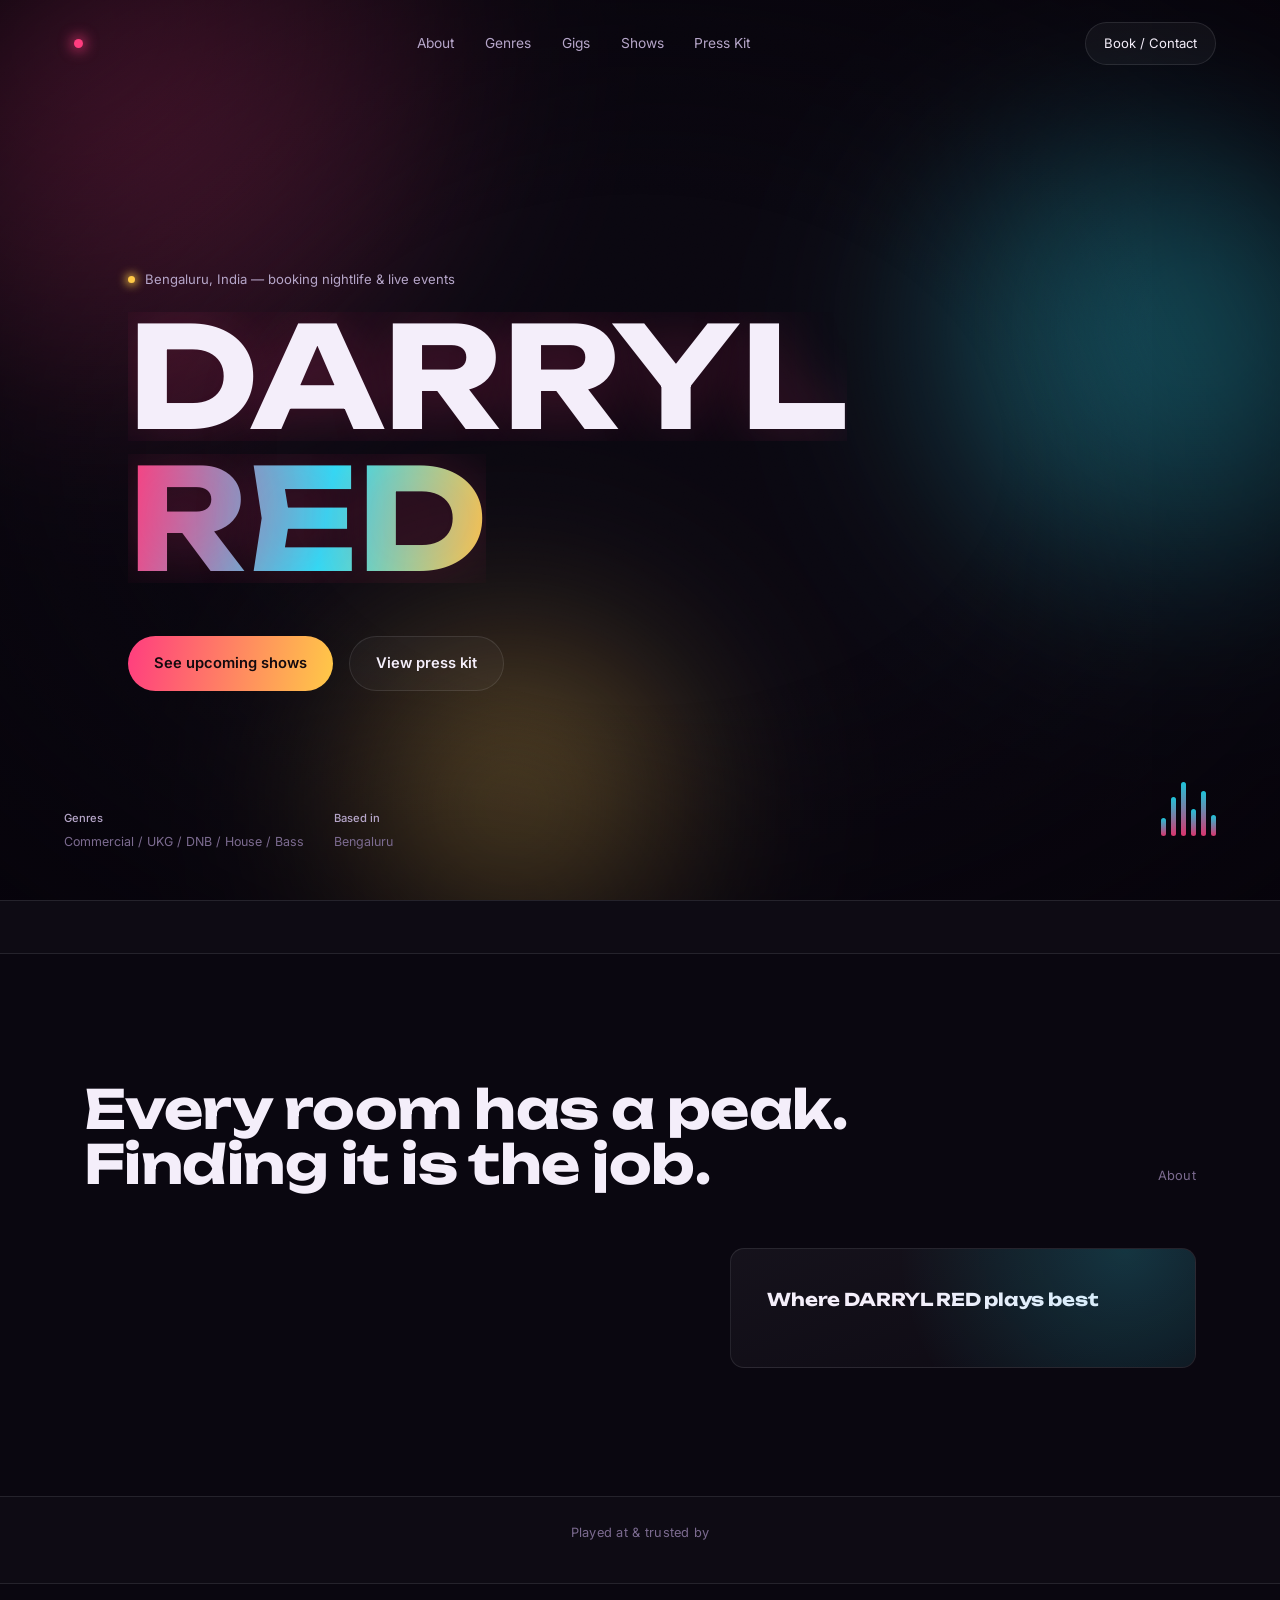
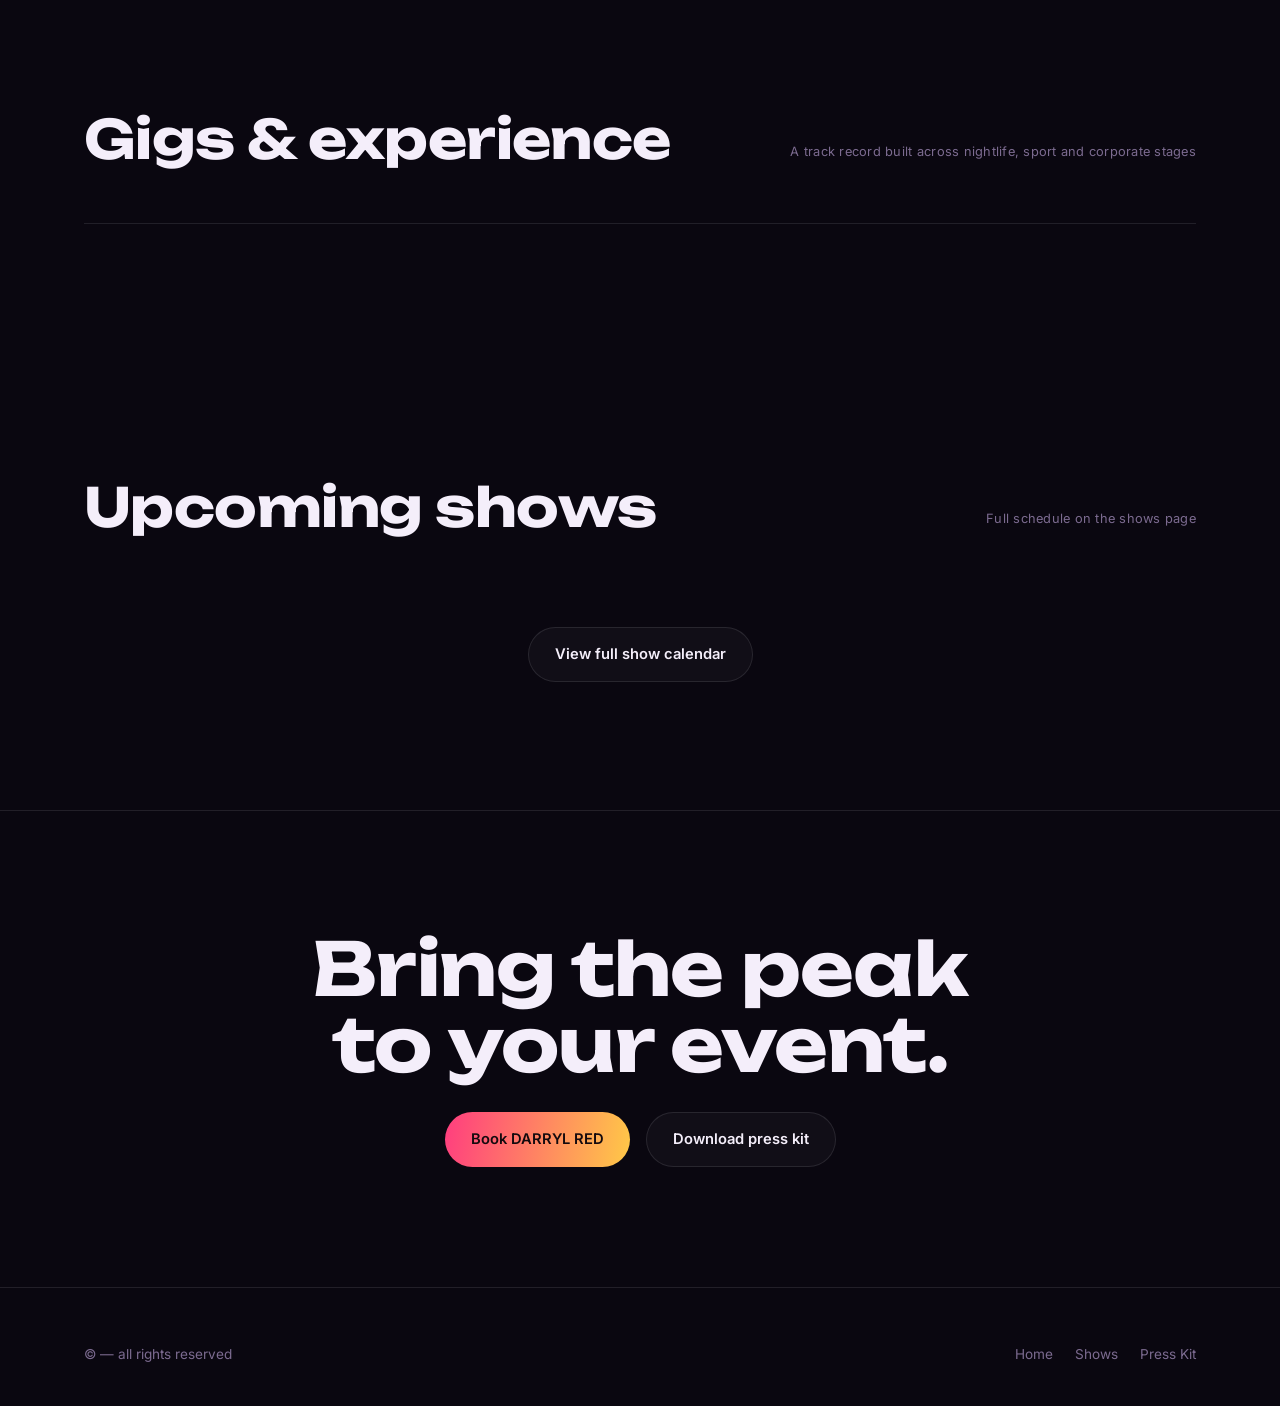
<file: index.html>
<!DOCTYPE html>
<html lang="en">
<head>
<meta charset="UTF-8">
<meta name="viewport" content="width=device-width, initial-scale=1.0">
<title>DARRYL RED — DJ, Bengaluru</title>
<meta name="description" content="DARRYL RED is a Bengaluru-based DJ playing Commercial, UKG, DNB, House and Bass — from SOCIAL and festival stages to HYROX Bengaluru, TCS Marathon and corporate events.">
<link rel="preconnect" href="https://fonts.googleapis.com">
<link rel="preconnect" href="https://fonts.gstatic.com" crossorigin>
<link href="https://fonts.googleapis.com/css2?family=Unbounded:wght@400;600;700;800;900&family=Inter:wght@400;500;600;700&display=swap" rel="stylesheet">
<link rel="stylesheet" href="css/style.css">
</head>
<body>

<!-- Atmosphere: fixed glow blobs + grain, sits behind all content -->
<div class="atmosphere" aria-hidden="true">
  <div class="blob blob--a"></div>
  <div class="blob blob--b"></div>
  <div class="blob blob--c"></div>
  <svg class="grain" width="100%" height="100%">
    <filter id="grainFilter"><feTurbulence type="fractalNoise" baseFrequency="0.85" numOctaves="2" stitchTiles="stitch"></feTurbulence></filter>
    <rect width="100%" height="100%" filter="url(#grainFilter)"></rect>
  </svg>
  <div class="vignette"></div>
</div>

<nav class="nav">
  <a href="index.html" class="nav-mark" data-logo-slot>
    <span data-bind="artist.stageName"></span>
    <span class="nav-dot"></span>
  </a>
  <div class="nav-links">
    <a href="#about">About</a>
    <a href="#genres">Genres</a>
    <a href="#gigs">Gigs</a>
    <a href="#shows">Shows</a>
    <a href="presskit.html">Press Kit</a>
  </div>
  <a href="presskit.html#contact" class="nav-cta">Book / Contact</a>
</nav>

<!-- ============ HERO ============ -->
<header class="hero">
  <div class="wrap" style="width:100%;">
    <p class="hero-eyebrow"><span class="pulse"></span> Bengaluru, India — booking nightlife &amp; live events</p>
    <h1 class="hero-title">
      <span class="reveal-line"><span>DARRYL</span></span>
      <span class="reveal-line line2"><span>RED</span></span>
    </h1>
    <p class="hero-sub" data-bind="artist.heroLine"></p>
    <div class="hero-actions">
      <a href="#shows" class="btn btn-primary">See upcoming shows</a>
      <a href="presskit.html" class="btn btn-ghost">View press kit</a>
    </div>
  </div>
  <div class="hero-eq" aria-hidden="true"><span></span><span></span><span></span><span></span><span></span><span></span></div>
  <div class="hero-meta">
    <div><strong>Genres</strong>Commercial / UKG / DNB / House / Bass</div>
    <div><strong>Based in</strong>Bengaluru</div>
  </div>
</header>

<!-- ============ GENRE MARQUEE ============ -->
<div class="marquee-band" id="genres">
  <div class="marquee genres">
    <div class="marquee-track" data-genre-track></div>
  </div>
</div>

<!-- ============ ABOUT ============ -->
<section class="section" id="about">
  <div class="wrap">
    <div class="section-head">
      <h2>Every room has a peak.<br>Finding it is the job.</h2>
      <span class="section-tag">About</span>
    </div>
    <div class="about-grid">
      <div class="about-copy" data-longbio></div>
      <div class="about-panel">
        <h3>Where DARRYL RED plays best</h3>
        <div data-strengths></div>
      </div>
    </div>
  </div>
</section>

<!-- ============ TRUSTED BY / LOGO MARQUEE ============ -->
<div class="marquee-band">
  <div class="section-tag" style="text-align:center; padding-bottom:14px; color:var(--muted-2);">Played at &amp; trusted by</div>
  <div class="marquee">
    <div class="marquee-track" data-logo-track></div>
  </div>
</div>

<!-- ============ GIGS ============ -->
<section class="section" id="gigs">
  <div class="wrap">
    <div class="section-head">
      <h2>Gigs &amp; experience</h2>
      <span class="section-tag">A track record built across nightlife, sport and corporate stages</span>
    </div>
    <div class="gig-list" data-gigs></div>
  </div>
</section>

<!-- ============ UPCOMING SHOWS PREVIEW ============ -->
<section class="section" id="shows">
  <div class="wrap">
    <div class="section-head">
      <h2>Upcoming shows</h2>
      <span class="section-tag">Full schedule on the shows page</span>
    </div>
    <div class="show-grid" data-shows-preview></div>
    <div style="margin-top:36px; text-align:center;">
      <a href="shows.html" class="btn btn-ghost">View full show calendar</a>
    </div>
  </div>
</section>

<!-- ============ CTA ============ -->
<section class="cta-band">
  <div class="wrap">
    <h2>Bring the peak<br>to your event.</h2>
    <div class="cta-actions">
      <a href="presskit.html#contact" class="btn btn-primary">Book DARRYL RED</a>
      <a href="presskit.html" class="btn btn-ghost">Download press kit</a>
    </div>
  </div>
</section>

<footer class="footer">
  <div class="wrap" style="display:flex; justify-content:space-between; align-items:flex-end; gap:24px; flex-wrap:wrap; width:100%;">
    <div>
      <div class="footer-mark" data-bind="artist.stageName"></div>
      <div>© <span data-year></span> — all rights reserved</div>
    </div>
    <div class="footer-links">
      <a href="index.html">Home</a>
      <a href="shows.html">Shows</a>
      <a href="presskit.html">Press Kit</a>
    </div>
  </div>
</footer>

<script src="js/content.js"></script>
<script src="js/main.js"></script>
</body>
</html>
</file>
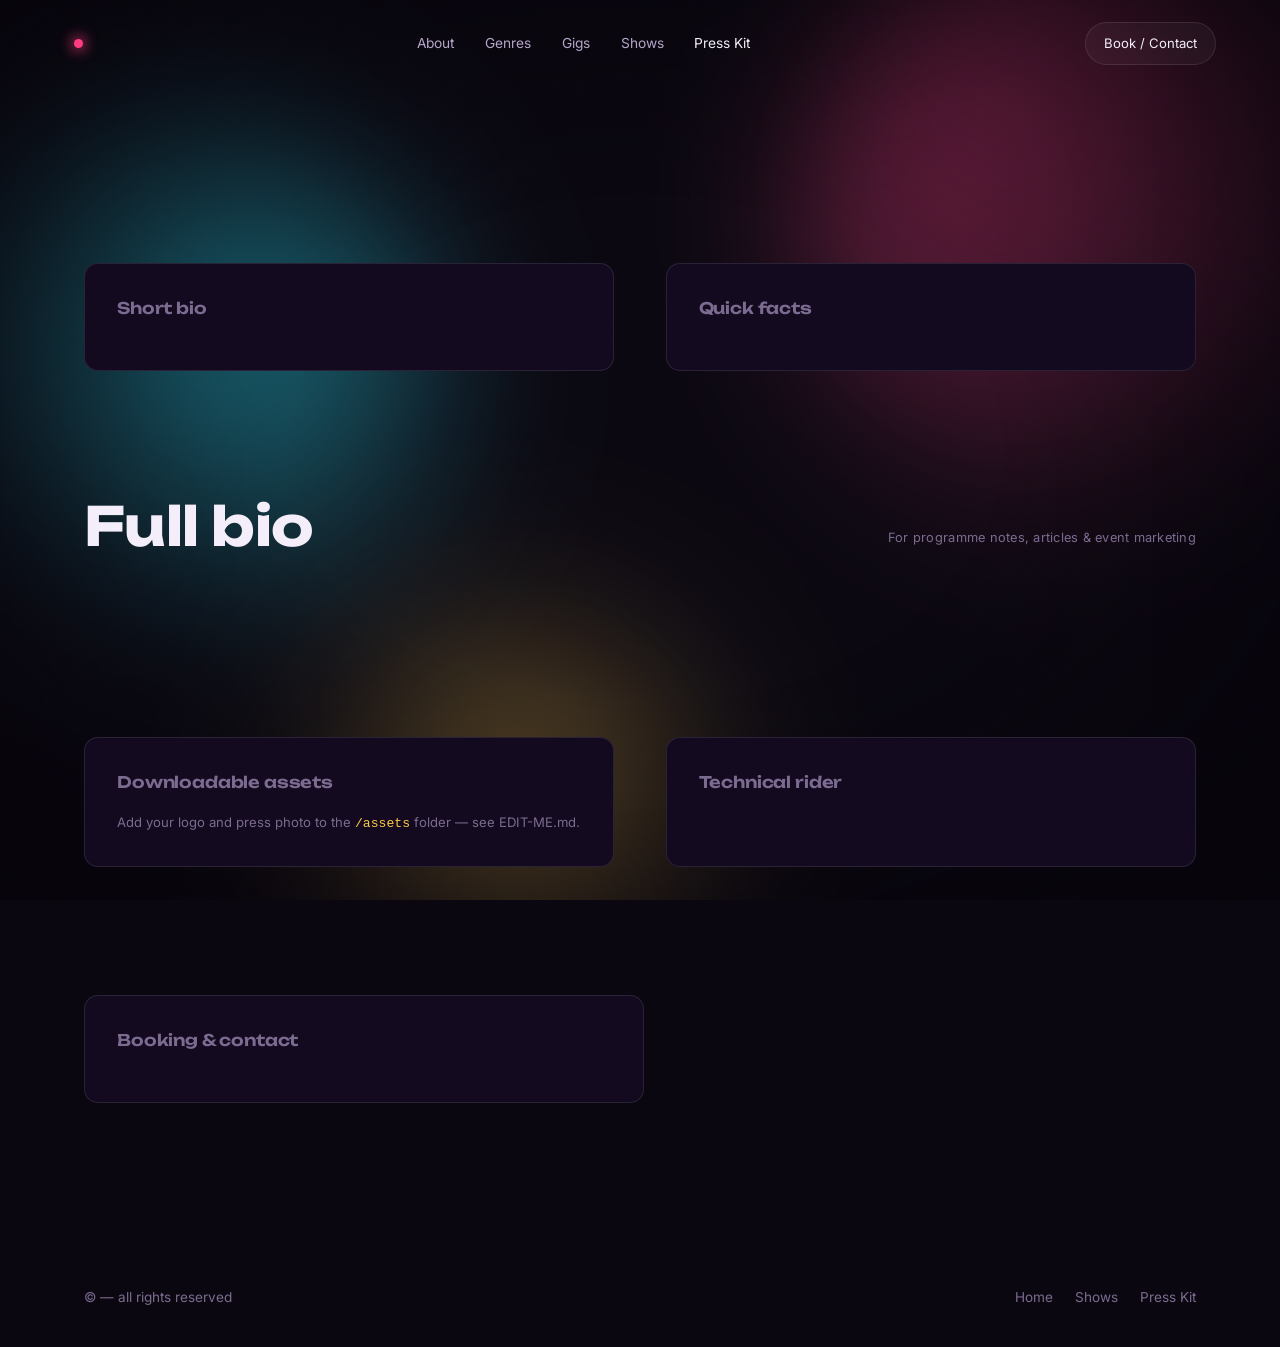
<file: presskit.html>
<!DOCTYPE html>
<html lang="en">
<head>
<meta charset="UTF-8">
<meta name="viewport" content="width=device-width, initial-scale=1.0">
<title>Press Kit — DARRYL RED</title>
<meta name="description" content="Official press kit for DARRYL RED — bio, quick facts, downloadable assets and booking contact.">
<link rel="preconnect" href="https://fonts.googleapis.com">
<link rel="preconnect" href="https://fonts.gstatic.com" crossorigin>
<link href="https://fonts.googleapis.com/css2?family=Unbounded:wght@400;600;700;800;900&family=Inter:wght@400;500;600;700&display=swap" rel="stylesheet">
<link rel="stylesheet" href="css/style.css">
</head>
<body>

<div class="atmosphere" aria-hidden="true">
  <div class="blob blob--a" style="right:-14vw; left:auto; top:-8vw;"></div>
  <div class="blob blob--b" style="left:-10vw; right:auto;"></div>
  <div class="blob blob--c"></div>
  <svg class="grain" width="100%" height="100%">
    <filter id="grainFilter3"><feTurbulence type="fractalNoise" baseFrequency="0.85" numOctaves="2" stitchTiles="stitch"></feTurbulence></filter>
    <rect width="100%" height="100%" filter="url(#grainFilter3)"></rect>
  </svg>
  <div class="vignette"></div>
</div>

<nav class="nav">
  <a href="index.html" class="nav-mark" data-logo-slot>
    <span data-bind="artist.stageName"></span>
    <span class="nav-dot"></span>
  </a>
  <div class="nav-links">
    <a href="index.html#about">About</a>
    <a href="index.html#genres">Genres</a>
    <a href="index.html#gigs">Gigs</a>
    <a href="shows.html">Shows</a>
    <a href="presskit.html" class="is-active">Press Kit</a>
  </div>
  <a href="presskit.html#contact" class="nav-cta">Book / Contact</a>
</nav>

<header class="pk-hero">
  <div class="wrap">
    <p class="hero-eyebrow"><span class="pulse"></span> Press kit</p>
    <h1><span class="accent-word" data-bind="artist.stageName"></span></h1>
    <p class="hero-sub" data-bind="artist.tagline" style="margin-top:18px;"></p>
  </div>
</header>

<section class="section" style="padding-top:10px;">
  <div class="wrap">
    <div class="pk-grid">

      <div class="pk-card">
        <h3>Short bio</h3>
        <p class="big-quote" data-bind="pressKit.shortBio"></p>
      </div>

      <div class="pk-card">
        <h3>Quick facts</h3>
        <ul class="contact-list" data-pk-facts></ul>
      </div>

    </div>
  </div>
</section>

<section class="section" style="padding-top:0;">
  <div class="wrap">
    <div class="section-head">
      <h2>Full bio</h2>
      <span class="section-tag">For programme notes, articles &amp; event marketing</span>
    </div>
    <div class="about-copy" data-longbio style="max-width:78ch;"></div>
  </div>
</section>

<section class="section" style="padding-top:0;">
  <div class="wrap">
    <div class="pk-grid">

      <div class="pk-card">
        <h3>Downloadable assets</h3>
        <div data-pk-assets></div>
        <p style="margin-top:16px; font-size:0.82rem; color:var(--muted-2);">Add your logo and press photo to the <code style="color:var(--accent-3)">/assets</code> folder — see EDIT-ME.md.</p>
      </div>

      <div class="pk-card">
        <h3>Technical rider</h3>
        <p class="rider-note" data-bind="pressKit.riderNote"></p>
      </div>

    </div>
  </div>
</section>

<section class="section" id="contact" style="padding-top:0;">
  <div class="wrap">
    <div class="pk-card" style="max-width:560px;">
      <h3>Booking &amp; contact</h3>
      <ul class="contact-list" data-pk-contact></ul>
    </div>
  </div>
</section>

<footer class="footer">
  <div class="wrap" style="display:flex; justify-content:space-between; align-items:flex-end; gap:24px; flex-wrap:wrap; width:100%;">
    <div>
      <div class="footer-mark" data-bind="artist.stageName"></div>
      <div>© <span data-year></span> — all rights reserved</div>
    </div>
    <div class="footer-links">
      <a href="index.html">Home</a>
      <a href="shows.html">Shows</a>
      <a href="presskit.html">Press Kit</a>
    </div>
  </div>
</footer>

<script src="js/content.js"></script>
<script src="js/main.js"></script>
</body>
</html>
</file>
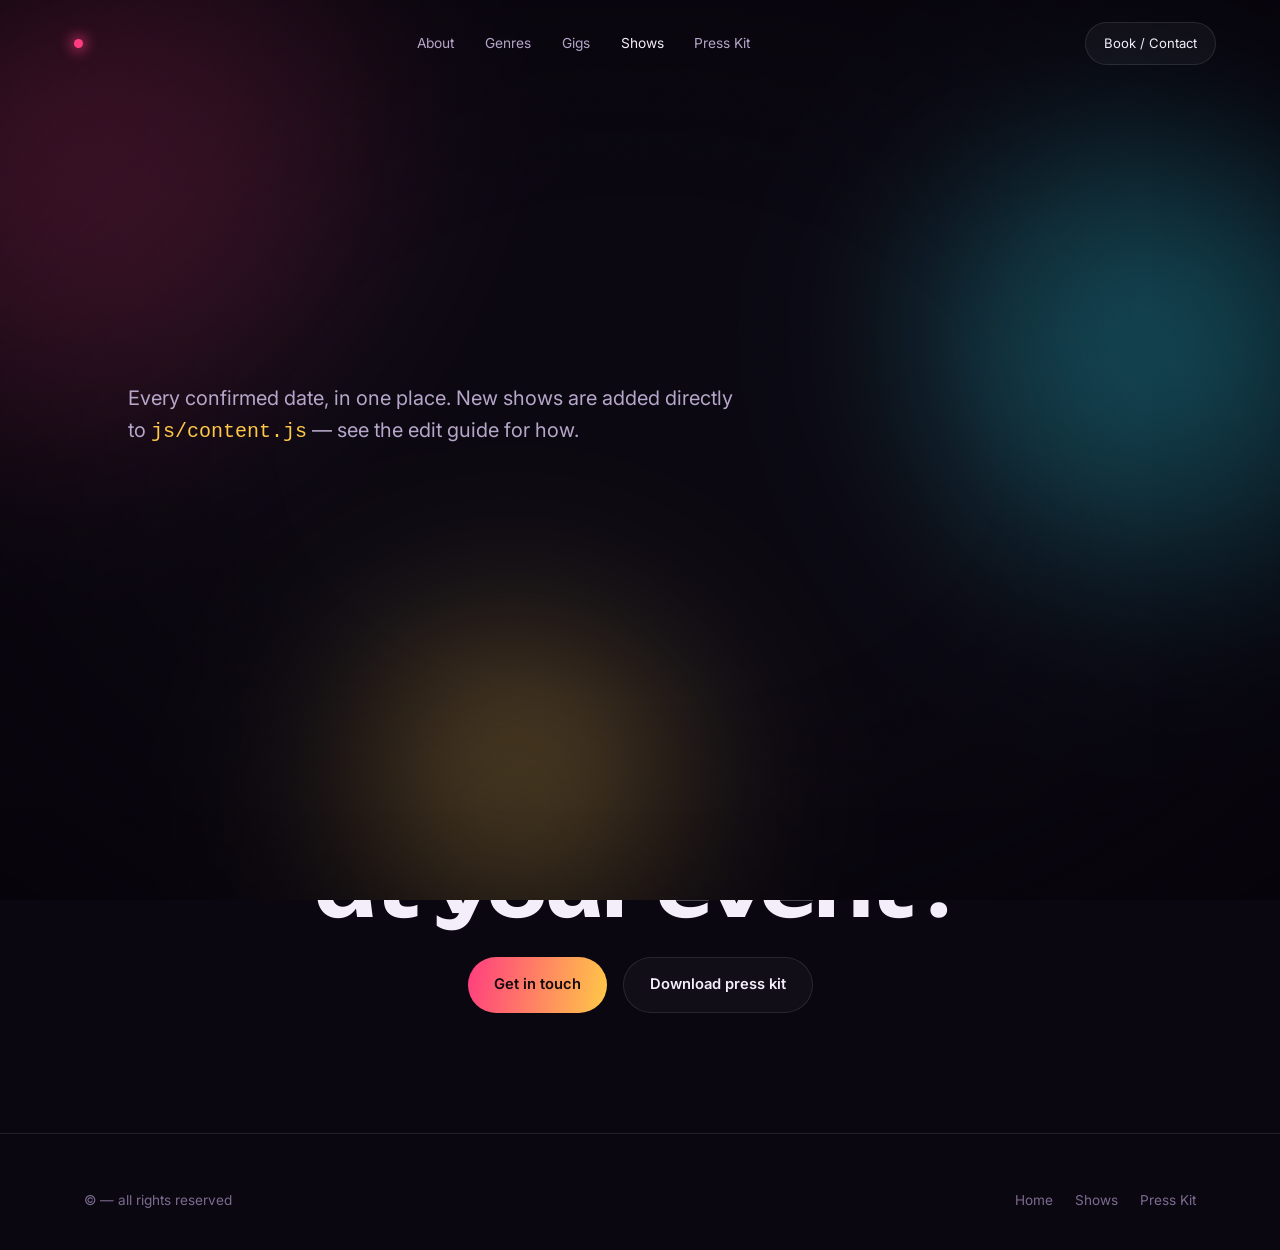
<file: shows.html>
<!DOCTYPE html>
<html lang="en">
<head>
<meta charset="UTF-8">
<meta name="viewport" content="width=device-width, initial-scale=1.0">
<title>Upcoming Shows — DARRYL RED</title>
<meta name="description" content="Upcoming shows and appearances from DARRYL RED, DJ based in Bengaluru.">
<link rel="preconnect" href="https://fonts.googleapis.com">
<link rel="preconnect" href="https://fonts.gstatic.com" crossorigin>
<link href="https://fonts.googleapis.com/css2?family=Unbounded:wght@400;600;700;800;900&family=Inter:wght@400;500;600;700&display=swap" rel="stylesheet">
<link rel="stylesheet" href="css/style.css">
</head>
<body>

<div class="atmosphere" aria-hidden="true">
  <div class="blob blob--a" style="left:-16vw; top:-10vw;"></div>
  <div class="blob blob--b"></div>
  <div class="blob blob--c"></div>
  <svg class="grain" width="100%" height="100%">
    <filter id="grainFilter2"><feTurbulence type="fractalNoise" baseFrequency="0.85" numOctaves="2" stitchTiles="stitch"></feTurbulence></filter>
    <rect width="100%" height="100%" filter="url(#grainFilter2)"></rect>
  </svg>
  <div class="vignette"></div>
</div>

<nav class="nav">
  <a href="index.html" class="nav-mark" data-logo-slot>
    <span data-bind="artist.stageName"></span>
    <span class="nav-dot"></span>
  </a>
  <div class="nav-links">
    <a href="index.html#about">About</a>
    <a href="index.html#genres">Genres</a>
    <a href="index.html#gigs">Gigs</a>
    <a href="shows.html" class="is-active">Shows</a>
    <a href="presskit.html">Press Kit</a>
  </div>
  <a href="presskit.html#contact" class="nav-cta">Book / Contact</a>
</nav>

<header class="pk-hero">
  <div class="wrap">
    <p class="hero-eyebrow"><span class="pulse"></span> Live &amp; upcoming</p>
    <h1>Upcoming <span class="accent-word">shows</span></h1>
    <p class="hero-sub" style="margin-top:20px;">Every confirmed date, in one place. New shows are added directly to <code style="color:var(--accent-3)">js/content.js</code> — see the edit guide for how.</p>
  </div>
</header>

<section class="section" style="padding-top:20px;">
  <div class="wrap">
    <div class="show-grid" data-shows-full></div>
  </div>
</section>

<section class="cta-band">
  <div class="wrap">
    <h2>Want DARRYL RED<br>at your event?</h2>
    <div class="cta-actions">
      <a href="presskit.html#contact" class="btn btn-primary">Get in touch</a>
      <a href="presskit.html" class="btn btn-ghost">Download press kit</a>
    </div>
  </div>
</section>

<footer class="footer">
  <div class="wrap" style="display:flex; justify-content:space-between; align-items:flex-end; gap:24px; flex-wrap:wrap; width:100%;">
    <div>
      <div class="footer-mark" data-bind="artist.stageName"></div>
      <div>© <span data-year></span> — all rights reserved</div>
    </div>
    <div class="footer-links">
      <a href="index.html">Home</a>
      <a href="shows.html">Shows</a>
      <a href="presskit.html">Press Kit</a>
    </div>
  </div>
</footer>

<script src="js/content.js"></script>
<script src="js/main.js"></script>
</body>
</html>
</file>
<file: css/style.css>
/* =========================================================
   DARRYL RED — artist site
   Design tokens live at the top. The one line you actually
   need to touch is --accent (see EDIT-ME.md).
   ========================================================= */

:root{
  /* ---- palette ---- */
  --ink:        #0A0710;   /* base background, near-black plum */
  --ink-2:      #130A1F;   /* panel background */
  --ink-3:      #1C1029;   /* raised panel / card */
  --line:       rgba(244,238,250,0.10);
  --paper:      #F4EEFA;   /* primary text on dark */
  --muted:      #B6A6C9;   /* secondary text */
  --muted-2:    #7C6B90;   /* tertiary / captions */

  --accent:     #FF3D7F;   /* <-- swap for the brand hex when it arrives */
  --accent-2:   #22E7FF;
  --accent-3:   #FFC947;

  --accent-rgb: 255,61,127;
  --accent-2-rgb: 34,231,255;
  --accent-3-rgb: 255,201,71;

  /* ---- type ---- */
  --f-display: "Unbounded", "Arial Black", sans-serif;
  --f-body: "Inter", -apple-system, BlinkMacSystemFont, sans-serif;

  /* ---- scale ---- */
  --container: 1240px;
  --gutter: clamp(20px, 5vw, 64px);
  --radius-s: 6px;
  --radius-m: 14px;

  --ease: cubic-bezier(.16,.84,.44,1);
}

*,*::before,*::after{ box-sizing: border-box; }
html{ scroll-behavior: smooth; }
@media (prefers-reduced-motion: reduce){
  html{ scroll-behavior: auto; }
  *,*::before,*::after{ animation-duration: 0.001ms !important; animation-iteration-count: 1 !important; transition-duration: 0.001ms !important; }
}

body{
  margin:0;
  background: var(--ink);
  color: var(--paper);
  font-family: var(--f-body);
  font-size: 16px;
  line-height: 1.6;
  -webkit-font-smoothing: antialiased;
  overflow-x: hidden;
}

img{ max-width:100%; display:block; }
a{ color: inherit; text-decoration:none; }
ul{ margin:0; padding:0; list-style:none; }
h1,h2,h3,h4{ margin:0; font-family: var(--f-display); font-weight:700; letter-spacing:-0.01em; }
p{ margin:0; }

:focus-visible{
  outline: 2px solid var(--accent-2);
  outline-offset: 3px;
  border-radius: 2px;
}

.wrap{
  max-width: var(--container);
  margin: 0 auto;
  padding: 0 var(--gutter);
}

.section{
  position: relative;
  padding: clamp(64px, 10vw, 140px) 0;
}

.section-head{
  display:flex;
  align-items: flex-end;
  justify-content: space-between;
  gap: 24px;
  margin-bottom: clamp(32px, 5vw, 56px);
}

.section-head h2{
  font-size: clamp(2rem, 4.2vw, 3.4rem);
  line-height: 1.02;
}

.section-tag{
  font-family: var(--f-body);
  font-size: 0.8rem;
  color: var(--muted-2);
  letter-spacing: 0.02em;
  white-space: nowrap;
  padding-bottom: 0.4em;
}

/* =========================================================
   Atmosphere: glow blobs + grain, sits fixed behind everything
   ========================================================= */
.atmosphere{
  position: fixed;
  inset: 0;
  z-index: 0;
  pointer-events: none;
  overflow: hidden;
  background: var(--ink);
}

.blob{
  position:absolute;
  border-radius: 50%;
  filter: blur(70px);
  mix-blend-mode: screen;
  opacity: 0.55;
  will-change: transform;
}
.blob--a{
  width: 52vw; height: 52vw;
  left: -10vw; top: -14vw;
  background: radial-gradient(circle at 30% 30%, rgba(var(--accent-rgb),0.9), rgba(var(--accent-rgb),0) 70%);
  animation: drift-a 26s ease-in-out infinite;
}
.blob--b{
  width: 46vw; height: 46vw;
  right: -12vw; top: 10vh;
  background: radial-gradient(circle at 60% 40%, rgba(var(--accent-2-rgb),0.85), rgba(var(--accent-2-rgb),0) 70%);
  animation: drift-b 32s ease-in-out infinite;
}
.blob--c{
  width: 40vw; height: 40vw;
  left: 20vw; bottom: -18vh;
  background: radial-gradient(circle at 50% 50%, rgba(var(--accent-3-rgb),0.75), rgba(var(--accent-3-rgb),0) 70%);
  animation: drift-c 38s ease-in-out infinite;
}

@keyframes drift-a{
  0%,100%{ transform: translate(0,0) scale(1); }
  50%{ transform: translate(6vw, 8vh) scale(1.12); }
}
@keyframes drift-b{
  0%,100%{ transform: translate(0,0) scale(1); }
  50%{ transform: translate(-8vw, 6vh) scale(0.92); }
}
@keyframes drift-c{
  0%,100%{ transform: translate(0,0) scale(1); }
  50%{ transform: translate(5vw, -6vh) scale(1.08); }
}

.grain{
  position:absolute; inset:-10%;
  opacity: 0.05;
  mix-blend-mode: overlay;
}

.vignette{
  position:absolute; inset:0;
  background: radial-gradient(ellipse at center, rgba(0,0,0,0) 40%, rgba(6,3,10,0.75) 100%);
}

/* =========================================================
   Nav
   ========================================================= */
.nav{
  position: fixed;
  top:0; left:0; right:0;
  z-index: 50;
  padding: 22px var(--gutter);
  display:flex;
  align-items:center;
  justify-content: space-between;
  transition: background 0.4s var(--ease), padding 0.4s var(--ease), border-color .4s var(--ease);
  border-bottom: 1px solid transparent;
}
.nav.is-scrolled{
  padding-top: 14px; padding-bottom: 14px;
  background: rgba(10,7,16,0.72);
  backdrop-filter: blur(14px) saturate(140%);
  border-bottom: 1px solid var(--line);
}

.nav-mark{
  display:flex; align-items:center; gap:10px;
  font-family: var(--f-display);
  font-size: 1rem;
  letter-spacing: 0.02em;
}
.nav-mark img{ height: 30px; width:auto; }
.nav-dot{
  width:9px; height:9px; border-radius:50%;
  background: var(--accent);
  box-shadow: 0 0 14px 2px rgba(var(--accent-rgb),0.9);
}

.nav-links{ display:flex; gap: clamp(18px,2.4vw,34px); align-items:center; }
.nav-links a{
  font-size: 0.86rem;
  color: var(--muted);
  position:relative;
  padding: 4px 0;
  transition: color .25s;
}
.nav-links a:hover, .nav-links a.is-active{ color: var(--paper); }
.nav-links a::after{
  content:"";
  position:absolute; left:0; right:100%; bottom:-2px; height:1px;
  background: linear-gradient(90deg, var(--accent), var(--accent-2));
  transition: right .3s var(--ease);
}
.nav-links a:hover::after{ right:0; }

.nav-cta{
  font-size: 0.82rem;
  padding: 10px 18px;
  border-radius: 999px;
  border: 1px solid var(--line);
  background: rgba(244,238,250,0.04);
  transition: border-color .25s, background .25s, box-shadow .25s;
}
.nav-cta:hover{
  border-color: rgba(var(--accent-rgb),0.6);
  box-shadow: 0 0 22px rgba(var(--accent-rgb),0.35);
}

.nav-burger{ display:none; }

/* =========================================================
   Hero
   ========================================================= */
.hero{
  position:relative;
  min-height: 100svh;
  display:flex;
  flex-direction: column;
  justify-content: center;
  padding: 140px var(--gutter) 80px;
}

.hero-eyebrow{
  font-size: 0.82rem;
  color: var(--muted);
  margin-bottom: 22px;
  display:flex;
  align-items:center;
  gap: 10px;
}
.hero-eyebrow .pulse{
  width:7px; height:7px; border-radius:50%;
  background: var(--accent-3);
  box-shadow: 0 0 10px 2px rgba(var(--accent-3-rgb),.9);
  animation: pulse 1.8s ease-in-out infinite;
}
@keyframes pulse{
  0%,100%{ opacity:1; transform:scale(1); }
  50%{ opacity:.4; transform:scale(0.7); }
}

.hero-title{
  font-size: clamp(3.4rem, 11vw, 9.2rem);
  line-height: 0.92;
  text-transform: uppercase;
  color: var(--paper);
  text-shadow: 0 0 60px rgba(var(--accent-rgb),0.25);
}
.hero-title .reveal-line{ overflow:hidden; }
.hero-title span{
  display:inline-block;
  transform: translateY(110%);
  animation: rise 1s var(--ease) forwards;
}
.hero-title .line2 span{ animation-delay: .12s; background: linear-gradient(100deg, var(--accent) 0%, var(--accent-2) 55%, var(--accent-3) 100%); -webkit-background-clip: text; background-clip: text; color: transparent; }
@keyframes rise{ to{ transform: translateY(0); } }

.hero-sub{
  margin-top: 26px;
  max-width: 620px;
  font-size: clamp(1.02rem, 1.6vw, 1.25rem);
  color: var(--muted);
  opacity:0;
  animation: fade-up .8s var(--ease) forwards;
  animation-delay: .55s;
}

.hero-actions{
  margin-top: 40px;
  display:flex;
  flex-wrap:wrap;
  gap: 16px;
  opacity:0;
  animation: fade-up .8s var(--ease) forwards;
  animation-delay: .7s;
}
@keyframes fade-up{
  from{ opacity:0; transform: translateY(14px); }
  to{ opacity:1; transform: translateY(0); }
}

.btn{
  display:inline-flex; align-items:center; gap:10px;
  font-family: var(--f-body); font-weight:600; font-size: 0.92rem;
  padding: 15px 26px;
  border-radius: 999px;
  transition: transform .3s var(--ease), box-shadow .3s var(--ease), background .3s;
}
.btn-primary{
  background: linear-gradient(100deg, var(--accent), var(--accent-3));
  color: #140A0E;
}
.btn-primary:hover{ transform: translateY(-2px); box-shadow: 0 10px 34px rgba(var(--accent-rgb),0.45); }
.btn-ghost{
  border: 1px solid var(--line);
  color: var(--paper);
  background: rgba(244,238,250,0.03);
}
.btn-ghost:hover{ border-color: rgba(var(--accent-2-rgb),0.6); box-shadow: 0 0 24px rgba(var(--accent-2-rgb),0.25); transform: translateY(-2px); }

/* hero equalizer */
.hero-eq{
  position:absolute;
  right: var(--gutter);
  bottom: 64px;
  display:flex;
  align-items:flex-end;
  gap: 5px;
  height: 60px;
  opacity: 0.85;
}
.hero-eq span{
  width: 5px;
  border-radius: 3px;
  background: linear-gradient(180deg, var(--accent-2), var(--accent));
  animation: eq 1.1s ease-in-out infinite;
}
.hero-eq span:nth-child(1){ height: 30%; animation-delay: -0.9s; }
.hero-eq span:nth-child(2){ height: 65%; animation-delay: -0.5s; }
.hero-eq span:nth-child(3){ height: 90%; animation-delay: -1.1s; }
.hero-eq span:nth-child(4){ height: 45%; animation-delay: -0.2s; }
.hero-eq span:nth-child(5){ height: 75%; animation-delay: -0.7s; }
.hero-eq span:nth-child(6){ height: 35%; animation-delay: -1.3s; }
@keyframes eq{
  0%,100%{ transform: scaleY(0.5); }
  50%{ transform: scaleY(1); }
}

.hero-meta{
  position:absolute;
  left: var(--gutter);
  bottom: 48px;
  display:flex;
  gap: 30px;
  color: var(--muted-2);
  font-size: 0.78rem;
}
.hero-meta strong{ color: var(--muted); display:block; font-size:0.7rem; font-weight:500; margin-bottom:4px; }

/* =========================================================
   Marquee (genres + trusted-by logos)
   ========================================================= */
.marquee-band{
  position:relative;
  border-top: 1px solid var(--line);
  border-bottom: 1px solid var(--line);
  padding: 26px 0;
  background: rgba(244,238,250,0.02);
}
.marquee{
  display:flex;
  width: max-content;
  animation: marquee 34s linear infinite;
}
.marquee:hover{ animation-play-state: paused; }
.marquee-track{ display:flex; align-items:center; gap: 56px; padding-right: 56px; }
.marquee.genres .marquee-track{ gap: 40px; padding-right: 40px; }
@keyframes marquee{ from{ transform: translateX(0);} to{ transform: translateX(-50%);} }

.genre-pill{
  font-family: var(--f-display);
  font-size: clamp(1.1rem, 2.4vw, 1.7rem);
  color: var(--muted);
  display:flex; align-items:center; gap: 40px;
  white-space:nowrap;
}
.genre-pill b{ color: var(--paper); font-weight:700; }
.genre-pill .sep{ color: var(--accent); font-size:0.9rem; }

.logo-chip{
  display:flex; flex-direction:column; align-items:flex-start; gap: 4px;
  white-space:nowrap;
  padding-right: 40px;
  opacity: 0.85;
  transition: opacity .3s;
}
.logo-chip:hover{ opacity: 1; }
.logo-chip .lc-name{
  font-family: var(--f-display);
  font-size: 1.15rem;
  letter-spacing: 0.01em;
  color: var(--paper);
}
.logo-chip .lc-note{
  font-size: 0.7rem;
  color: var(--muted-2);
}

/* =========================================================
   About
   ========================================================= */
.about-grid{
  display:grid;
  grid-template-columns: 1.1fr 0.9fr;
  gap: clamp(32px, 6vw, 90px);
  align-items:start;
}
.about-copy p{
  font-size: clamp(1.02rem, 1.4vw, 1.18rem);
  color: var(--muted);
  max-width: 62ch;
}
.about-copy p + p{ margin-top: 20px; }
.about-copy strong{ color: var(--paper); font-weight: 600; }

.about-panel{
  border: 1px solid var(--line);
  border-radius: var(--radius-m);
  background: linear-gradient(160deg, rgba(244,238,250,0.05), rgba(244,238,250,0.015));
  padding: clamp(24px,3vw,36px);
  position: relative;
  overflow:hidden;
}
.about-panel::before{
  content:"";
  position:absolute; inset:0;
  background: radial-gradient(circle at 85% 0%, rgba(var(--accent-2-rgb),0.18), transparent 55%);
  pointer-events:none;
}
.about-panel h3{
  font-size: 1.1rem;
  margin-bottom: 18px;
  color: var(--paper);
}
.skill-row{
  display:flex; justify-content:space-between; align-items:center;
  padding: 14px 0;
  border-top: 1px solid var(--line);
  font-size: 0.92rem;
  color: var(--muted);
}
.skill-row:first-of-type{ border-top:none; }
.skill-row b{ color: var(--paper); font-weight:600; }

/* =========================================================
   Gigs / experience timeline
   ========================================================= */
.gig-list{ border-top: 1px solid var(--line); }
.gig-row{
  display:grid;
  grid-template-columns: 160px 1fr 1fr;
  gap: 20px;
  align-items:center;
  padding: 26px 0;
  border-bottom: 1px solid var(--line);
  transition: background .3s;
}
.gig-row:hover{ background: rgba(244,238,250,0.02); }
.gig-type{
  font-size: 0.76rem;
  color: var(--accent-2);
  letter-spacing: 0.02em;
}
.gig-name{
  font-family: var(--f-display);
  font-size: clamp(1.1rem, 2vw, 1.5rem);
  color: var(--paper);
}
.gig-note{ color: var(--muted); font-size: 0.94rem; }

/* =========================================================
   Cards: shows
   ========================================================= */
.show-grid{
  display:grid;
  grid-template-columns: repeat(3, 1fr);
  gap: 22px;
}
.show-card{
  position:relative;
  border: 1px solid var(--line);
  border-radius: var(--radius-m);
  padding: 26px;
  background: var(--ink-2);
  overflow:hidden;
  transition: transform .35s var(--ease), border-color .35s;
}
.show-card:hover{ transform: translateY(-6px); border-color: rgba(var(--accent-rgb),0.5); }
.show-card::after{
  content:"";
  position:absolute; left:0; right:0; top:0; height:2px;
  background: linear-gradient(90deg, var(--accent), var(--accent-2), var(--accent-3));
  transform: scaleX(0); transform-origin:left;
  transition: transform .5s var(--ease);
}
.show-card:hover::after{ transform: scaleX(1); }

.show-date{
  display:flex; align-items:baseline; gap:10px;
  font-family: var(--f-display);
  color: var(--paper);
  margin-bottom: 18px;
}
.show-date .day{ font-size: 2.4rem; line-height:1; }
.show-date .mon{ font-size: 0.9rem; color: var(--accent-3); text-transform:uppercase; }
.show-event{ font-size: 1.15rem; font-family: var(--f-display); margin-bottom: 8px; }
.show-venue{ color: var(--muted); font-size: 0.92rem; margin-bottom: 4px; }
.show-city{ color: var(--muted-2); font-size: 0.82rem; }
.show-note{ margin-top:14px; color: var(--muted); font-size: 0.86rem; }
.show-link{
  margin-top: 20px;
  display:inline-flex; align-items:center; gap:8px;
  font-size: 0.86rem; font-weight:600; color: var(--accent-3);
}

.empty-note{
  border: 1px dashed var(--line);
  border-radius: var(--radius-m);
  padding: 40px;
  text-align:center;
  color: var(--muted-2);
  font-size: 0.95rem;
}

/* =========================================================
   CTA band + footer
   ========================================================= */
.cta-band{
  border-top: 1px solid var(--line);
  border-bottom: 1px solid var(--line);
  padding: clamp(70px,10vw,120px) 0;
  text-align:center;
}
.cta-band h2{
  font-size: clamp(2.2rem, 6vw, 4.6rem);
  line-height: 1.02;
  margin-bottom: 30px;
}
.cta-actions{ display:flex; gap:16px; justify-content:center; flex-wrap:wrap; }

.footer{
  padding: 56px 0 40px;
  display:flex;
  justify-content: space-between;
  align-items:flex-end;
  gap: 24px;
  flex-wrap:wrap;
  color: var(--muted-2);
  font-size: 0.85rem;
}
.footer-mark{ font-family: var(--f-display); color: var(--paper); font-size: 1.1rem; }
.footer-links{ display:flex; gap: 22px; }
.footer-links a:hover{ color: var(--paper); }

/* =========================================================
   Press kit specific
   ========================================================= */
.pk-hero{
  padding: 150px var(--gutter) 60px;
}
.pk-hero h1{
  font-size: clamp(2.6rem, 7vw, 5.4rem);
  text-transform: uppercase;
  line-height: 0.98;
}
.pk-hero .accent-word{
  background: linear-gradient(100deg, var(--accent), var(--accent-2));
  -webkit-background-clip: text; background-clip:text; color:transparent;
}

.pk-grid{
  display:grid;
  grid-template-columns: 1fr 1fr;
  gap: clamp(28px, 4vw, 60px);
}
.pk-card{
  border: 1px solid var(--line);
  border-radius: var(--radius-m);
  padding: clamp(22px,3vw,32px);
  background: var(--ink-2);
}
.pk-card h3{ font-size: 1rem; color: var(--muted-2); margin-bottom: 16px; font-weight:600; }
.pk-card .big-quote{ font-size: clamp(1.1rem, 1.8vw, 1.35rem); color: var(--paper); line-height:1.5; }

.asset-row{
  display:flex; justify-content:space-between; align-items:center;
  padding: 16px 0;
  border-top: 1px solid var(--line);
}
.asset-row:first-of-type{ border-top:none; }
.asset-row .a-name{ font-weight:600; color: var(--paper); font-size:0.94rem; }
.asset-row .a-meta{ font-size:0.8rem; color: var(--muted-2); }
.asset-dl{
  font-size: 0.82rem; font-weight:600; color: var(--accent-3);
  padding: 8px 16px; border: 1px solid var(--line); border-radius: 999px;
}
.asset-dl:hover{ border-color: rgba(var(--accent-3-rgb),0.6); }

.contact-list li{
  display:flex; justify-content:space-between;
  padding: 14px 0; border-top: 1px solid var(--line);
  font-size: 0.94rem;
}
.contact-list li:first-child{ border-top:none; }
.contact-list span:first-child{ color: var(--muted-2); }
.contact-list a:hover{ color: var(--accent-2); }

.rider-note{ color: var(--muted); font-size: 0.95rem; line-height:1.7; }

/* =========================================================
   Responsive
   ========================================================= */
@media (max-width: 920px){
  .about-grid{ grid-template-columns: 1fr; }
  .show-grid{ grid-template-columns: 1fr 1fr; }
  .pk-grid{ grid-template-columns: 1fr; }
  .gig-row{ grid-template-columns: 100px 1fr; }
  .gig-row .gig-note{ grid-column: 2 / 3; }
}
@media (max-width: 680px){
  .nav-links{ display:none; }
  .show-grid{ grid-template-columns: 1fr; }
  .hero-meta{ display:none; }
  .hero-eq{ bottom: 30px; }
  .footer{ flex-direction:column; align-items:flex-start; }
}
</file>
